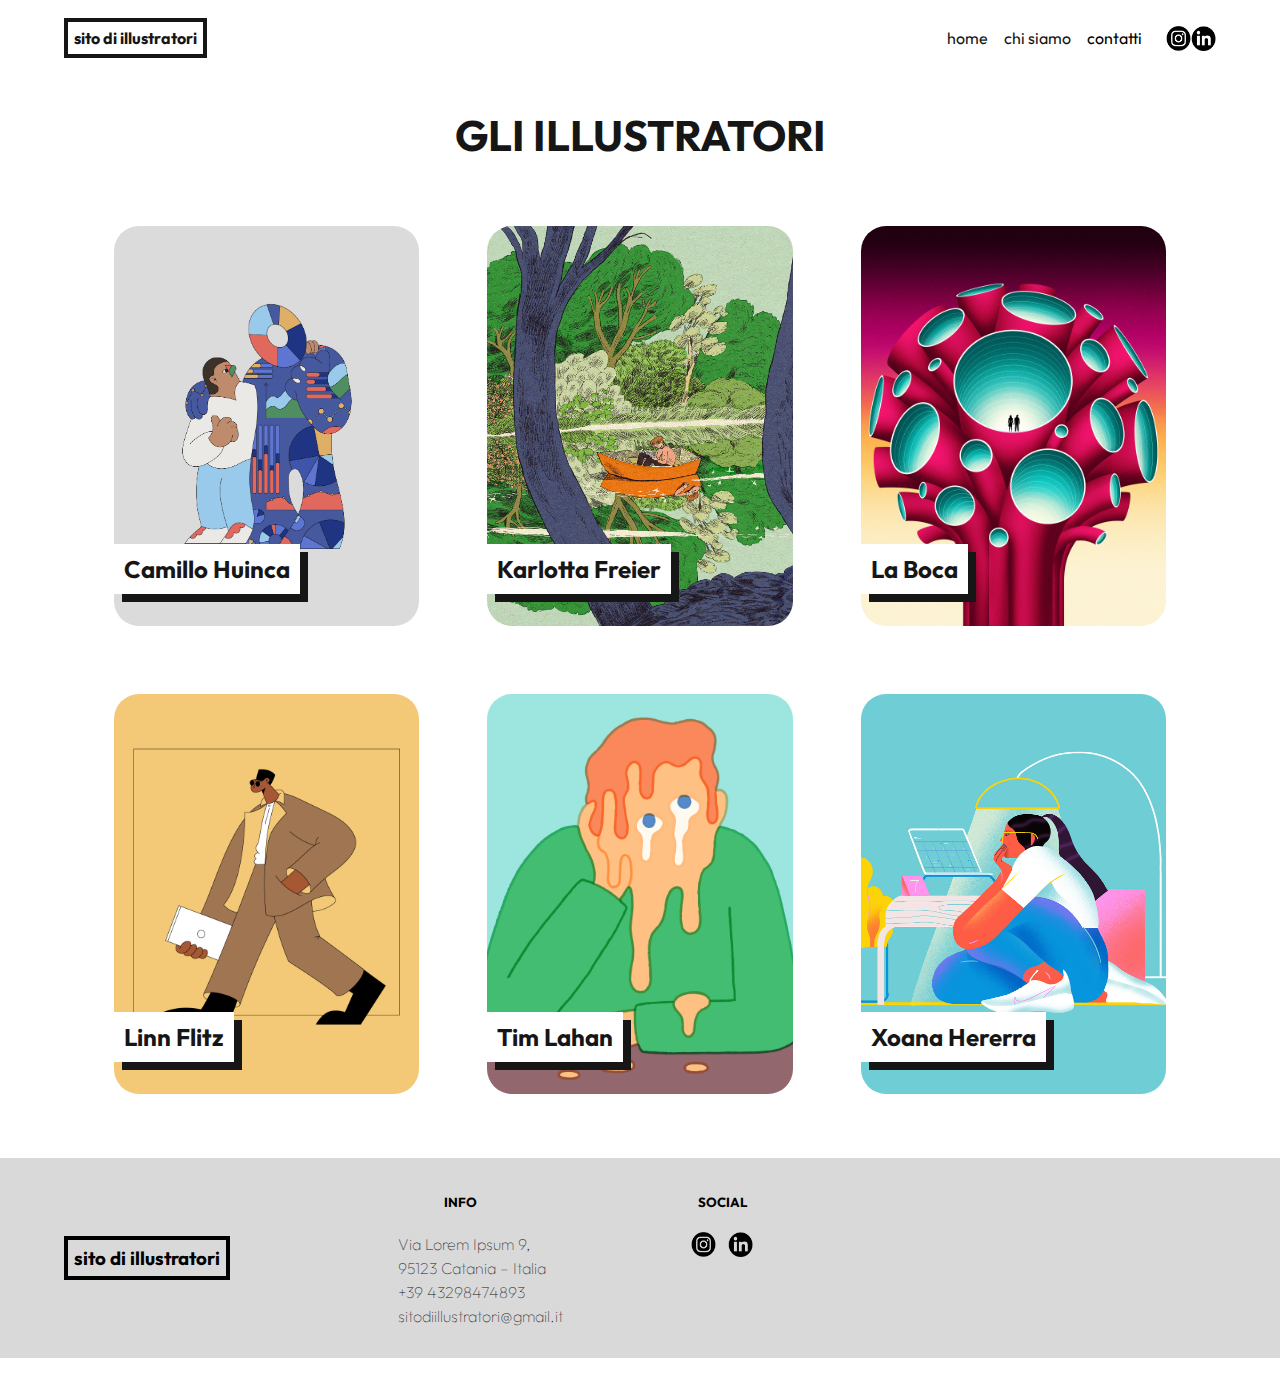
<file: index.html>
<!DOCTYPE html>
<html lang="en">
<head>
    <meta charset="UTF-8">
    <meta http-equiv="X-UA-Compatible" content="IE=edge">
    <meta name="viewport" content="width=device-width, initial-scale=1.0">
    <title>home</title>
    <link rel="stylesheet" href="css/stile2.css">
    <link rel="preconnect" href="https://fonts.googleapis.com">
    <link rel="preconnect" href="https://fonts.gstatic.com" crossorigin>
    <link href="https://fonts.googleapis.com/css2?family=Outfit:wght@100;200;400;500;600;700&display=swap" rel="stylesheet">
</head>
<body>
 <header>
    <p><a href="index.html">sito di illustratori</a></p>
 <section>
    <section class="menù">
        <ul>
            <li><a href="index.html">home</a></li>
            <li><a href="chi siamo.html">chi siamo</a></li>
            <li>contatti</li>
        </ul>
    </section>

    <section class="social">
        <a href="https://www.instagram.com"><img src="./illustratori/instagram.png" alt="ig" width="25px" height="25px";></a>
        <a href="https://it.linkedin.com"><img src="./illustratori/linkedin.png" alt="in" width="25px" height="25px";></a> 
    </section>
 </section>
    
    
 </header> 
 
 <nav>
     <h1>GLI ILLUSTRATORI</h1>
 </nav>
 
 <main>
    <div class="grid">
        <div class="card" style="background-image: url('./illustratori/AP_Camilo_Huinca_The-Atlantic-03_2x.png');"> 
            <h2><a href="camillo huinca.html">Camillo Huinca</a></h2>
        </div>
        <div class="card" style="background-image: url(./illustratori/AP_Karlotta_Freier_Nytimes1_2x.jpg);">
            <h2> <a href="karlotta freier.html">Karlotta Freier</a></h2>
        </div>
        <div class="card" style="background-image: url(./illustratori/AP_La_Boca_DNA_main_2x.jpg);">
            <h2><a href="la boca.html">La Boca</a></h2>
        </div>
       <div class="card" style="background-image: url(./illustratori/AP_Linn_Fritz_Dude_2x.jpg);">
             <h2><a href="linn flitz.html">Linn Flitz</a></h2>
       </div>
       <div class="card" style="background-image: url(./illustratori/AP_Tim_Lahan_NYT_2x.png);">
         <h2><a href="tim lahan.html">Tim Lahan</a></h2>
       </div>
       <div class="card" style="background-image: url(./illustratori/AP_Xoana_Herrera_Take-Your-Recovery-Down-a-Notch_Middle_Color_01_2x.jpg);">
         <h2><a href="xoana herrera.html">Xoana Hererra</a></h2>
       </div>
    </div>
 
 </main>

 <footer>
    <h3>sito di illustratori</h3>
    <section class="componenti">
        <section class="info">
            <h5>INFO</h5>
            <ul>
                <li>Via Lorem Ipsum 9,</li>
                <li>95123 Catania – Italia</li>
                <li>+39 43298474893</li>
                <li>sitodiillustratori@gmail.it</li>   
            </ul>    
        </section>
        <section class="media">
            <h5>SOCIAL</h5>
            <section>
                <a href="https://www.instagram.com"><img src="./illustratori/instagram.png" alt="ig" width="25px" height="25px";></a>
                <a href="https://it.linkedin.com"><img src="./illustratori/linkedin.png" alt="in" width="25px" height="25px";></a>
            </section>    
        </section>
    </section>
    
    
   
   
 </footer>
</body>
</html>
</file>
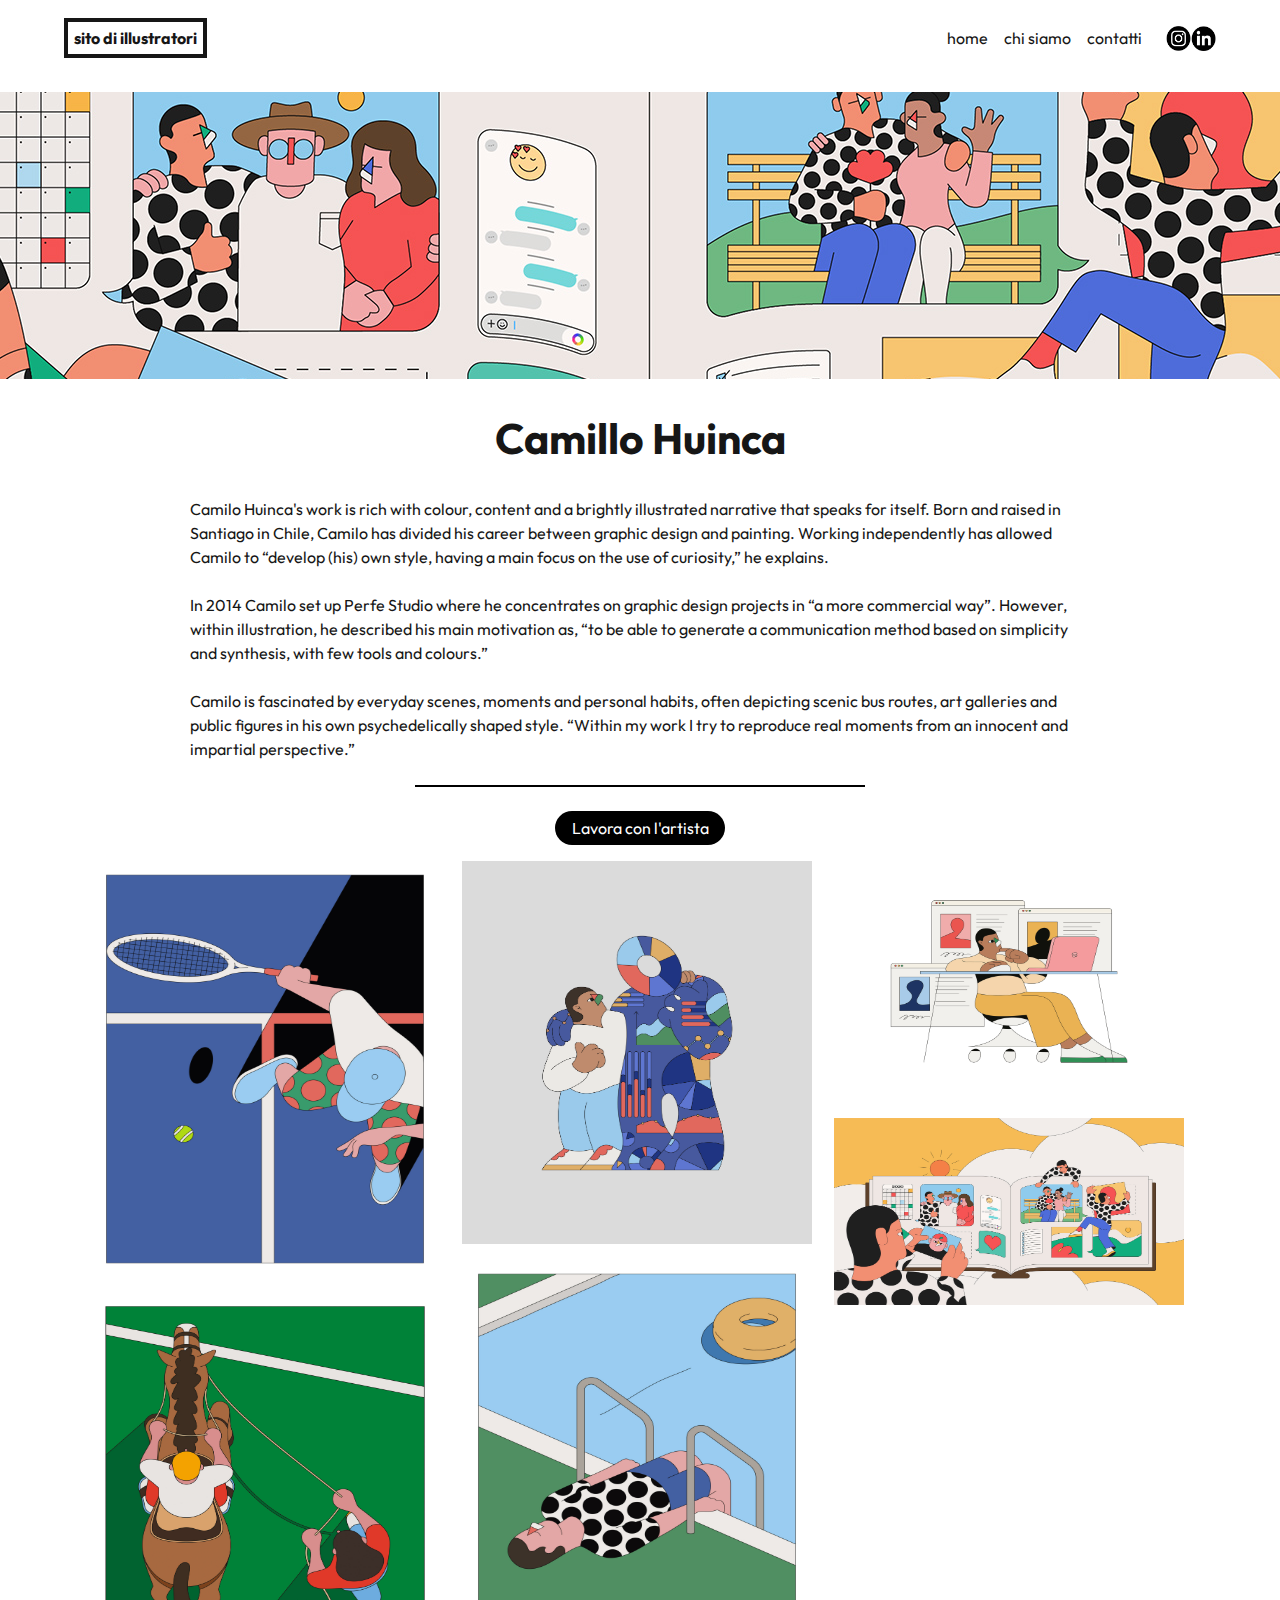
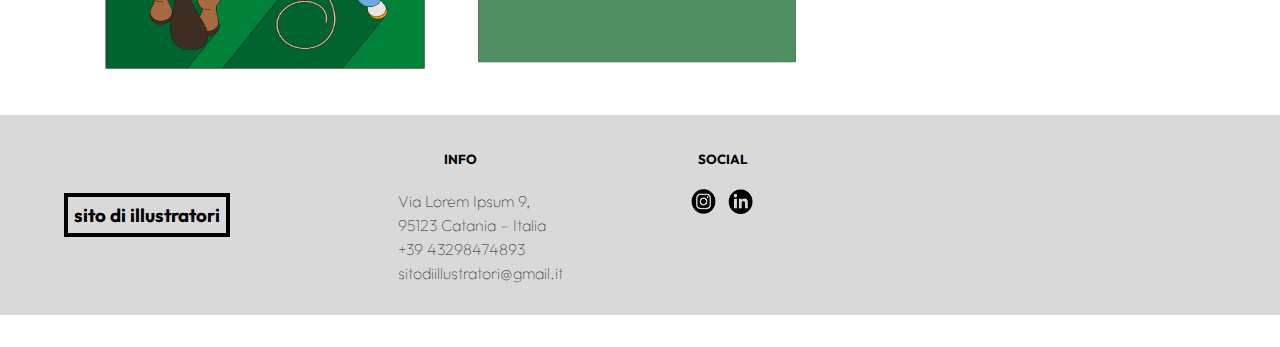
<file: camillo huinca.html>
<!DOCTYPE html>
<html lang="en">
<head>
    <meta charset="UTF-8">
    <meta http-equiv="X-UA-Compatible" content="IE=edge">
    <meta name="viewport" content="width=, initial-scale=1.0">
    <title>Camillo Huinca</title>
    <link rel="stylesheet" href="css/stile2.css">
    <link rel="preconnect" href="https://fonts.googleapis.com">
    <link rel="preconnect" href="https://fonts.gstatic.com" crossorigin>
    <link href="https://fonts.googleapis.com/css2?family=Outfit:wght@100;200;400;500;600;700&display=swap" rel="stylesheet">
</head>
<body>
    <header>
        <p><a href="index.html">sito di illustratori</a></p>
        <section>
           <section class="menù">
               <ul>
                   <li><a href="index.html">home</a></li>
                   <li><a href="chi siamo.html">chi siamo</a></li>
                   <li><a href="">contatti</a></li>
               </ul>
           </section>
       
           <section class="social">
              <a href="https://www.instagram.com"><img src="./illustratori/instagram.png" alt="ig" width="25px" height="25px";></a>
              <a href="https://it.linkedin.com"><img src="./illustratori/linkedin.png" alt="in" width="25px" height="25px";></a>
           </section>
        </section>
    </header>
    
    <nav>
        <img src="./illustratori/AP_Camilo_Huinca_social-well_2x.jpg" alt="hero img";>
    </nav>

    <main>
        <h1> Camillo Huinca</h1>

        <p> Camilo Huinca's work is rich with colour, content and a brightly illustrated narrative that speaks for itself. Born and raised in Santiago in Chile, Camilo has divided his career between graphic design and painting. Working independently has allowed Camilo to “develop (his) own style, having a main focus on the use of curiosity,” he explains. </p>
        <p> In 2014 Camilo set up Perfe Studio where he concentrates on graphic design projects in “a more commercial way”. However, within illustration, he described his main motivation as, “to be able to generate a communication method based on simplicity and synthesis, with few tools and colours.”  </p>
        <p> Camilo is fascinated by everyday scenes, moments and personal habits, often depicting scenic bus routes, art galleries and public figures in his own psychedelically shaped style. “Within my work I try to reproduce real moments from an innocent and impartial perspective.” </p>

        <span class="linea"></span>

        <p class="testo"> Lavora con l'artista</p>
        
        <div class="contenitore">
         <img src="./illustratori/AP_Camilo_Huinca_Match-Point_2x-scaled.jpg" alt="img3" width="350px" height="416,32px">
         <img src="./illustratori/AP_Camilo_Huinca_THE-NEW-YORKER_2x-scaled.jpg" alt="img1" width="350px" height="390px">
         <img src="./illustratori/AP_Camilo_Huinca_The-Atlantic-03_2x.png" alt="img3" width="350px" height="383,58px">
         <img src="./illustratori/AP_Camilo_Huinca_Tired-Swimmer_2x-scaled.jpg" alt="img2" width="350px" height="416,22px">
         <img src="./illustratori/AP_Camilo_Huinca_LALL_2_2x.jpg" alt="img1" width="350px" height="241px">  
         <img src="./illustratori/AP_Camilo_Huinca_social-well_2x.jpg" alt="img2" width="350px" height="187,68px">  
        </div>
        
    </main>

    

    <footer>
        <h3>sito di illustratori</h3>
        <section class="componenti">
            <section class="info">
                <h5>INFO</h5>
                <ul>
                    <li>Via Lorem Ipsum 9,</li>
                    <li>95123 Catania – Italia</li>
                    <li>+39 43298474893</li>
                    <li>sitodiillustratori@gmail.it</li>   
                </ul>    
            </section>
            <section class="media">
                <h5>SOCIAL</h5>
                <section>
                    <a href="https://www.instagram.com"><img src="./illustratori/instagram.png" alt="ig" width="25px" height="25px";></a>
                    <a href="https://it.linkedin.com"><img src="./illustratori/linkedin.png" alt="in" width="25px" height="25px";></a>
                </section>    
            </section>
    </footer>
</body>
</html>
</file>
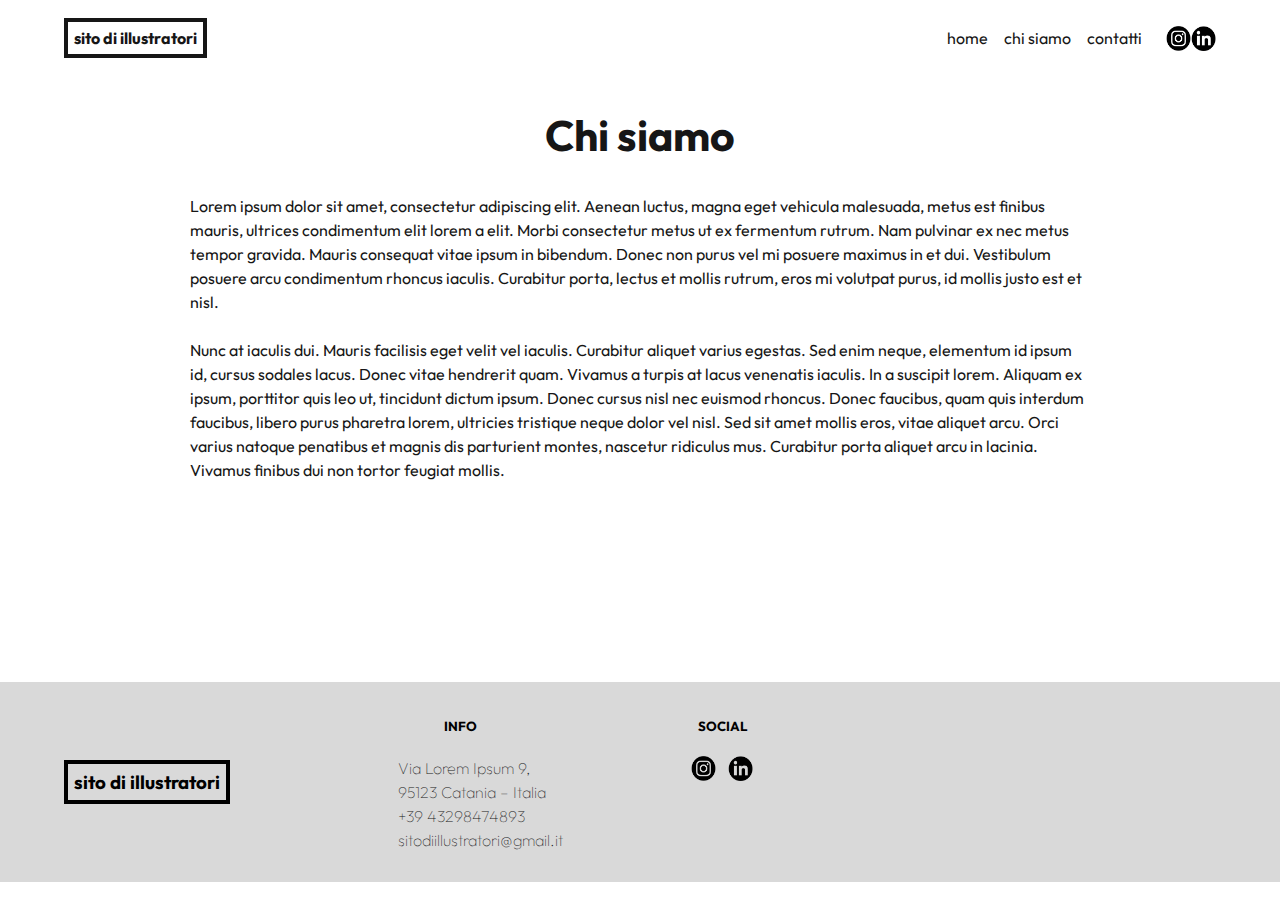
<file: chi siamo.html>
<!DOCTYPE html>
<html lang="en">
<head>
    <meta charset="UTF-8">
    <meta http-equiv="X-UA-Compatible" content="IE=edge">
    <meta name="viewport" content="width=, initial-scale=1.0">
    <title>Chi siamo</title>
    <link rel="stylesheet" href="css/stile2.css">
    <link rel="preconnect" href="https://fonts.googleapis.com">
    <link rel="preconnect" href="https://fonts.gstatic.com" crossorigin>
    <link href="https://fonts.googleapis.com/css2?family=Outfit:wght@100;200;400;500;600;700&display=swap" rel="stylesheet">
</head>
<body>
    <header>
        <p><a href="index.html">sito di illustratori</a></p>
        <section>
           <section class="menù">
               <ul>
                   <li><a href="index.html">home</a></li>
                   <li><a href="chi siamo.html">chi siamo</a></li>
                   <li><a href="">contatti</a></li>
               </ul>
           </section>
       
           <section class="social">
              <a href="https://www.instagram.com"><img src="./illustratori/instagram.png" alt="ig" width="25px" height="25px";></a>
              <a href="https://it.linkedin.com"><img src="./illustratori/linkedin.png" alt="in" width="25px" height="25px";></a>
           </section>
        </section>
    </header>

    <main>
        <h1> Chi siamo</h1>
        <p> 
            Lorem ipsum dolor sit amet, consectetur adipiscing elit. Aenean luctus, magna eget vehicula malesuada, metus est finibus mauris, ultrices condimentum elit lorem a elit. Morbi consectetur metus ut ex fermentum rutrum. Nam pulvinar ex nec metus tempor gravida. Mauris consequat vitae ipsum in bibendum. Donec non purus vel mi posuere maximus in et dui. Vestibulum posuere arcu condimentum rhoncus iaculis. Curabitur porta, lectus et mollis rutrum, eros mi volutpat purus, id mollis justo est et nisl. </p>
        <p class="spazio"> Nunc at iaculis dui. Mauris facilisis eget velit vel iaculis. Curabitur aliquet varius egestas. Sed enim neque, elementum id ipsum id, cursus sodales lacus. Donec vitae hendrerit quam. Vivamus a turpis at lacus venenatis iaculis. In a suscipit lorem. Aliquam ex ipsum, porttitor quis leo ut, tincidunt dictum ipsum. Donec cursus nisl nec euismod rhoncus. Donec faucibus, quam quis interdum faucibus, libero purus pharetra lorem, ultricies tristique neque dolor vel nisl. Sed sit amet mollis eros, vitae aliquet arcu. Orci varius natoque penatibus et magnis dis parturient montes, nascetur ridiculus mus. Curabitur porta aliquet arcu in lacinia. Vivamus finibus dui non tortor feugiat mollis.</p>
    </main>

    <footer class="footer2">
        <h3>sito di illustratori</h3>
        <section class="componenti">
            <section class="info">
                <h5>INFO</h5>
                <ul>
                    <li>Via Lorem Ipsum 9,</li>
                    <li>95123 Catania – Italia</li>
                    <li>+39 43298474893</li>
                    <li>sitodiillustratori@gmail.it</li>   
                </ul>    
            </section>
            <section class="media">
                <h5>SOCIAL</h5>
                <section>
                    <a href="https://www.instagram.com"><img src="./illustratori/instagram.png" alt="ig" width="25px" height="25px";></a>
                    <a href="https://it.linkedin.com"><img src="./illustratori/linkedin.png" alt="in" width="25px" height="25px";></a>
                </section>    
            </section>
    </footer>
</file>
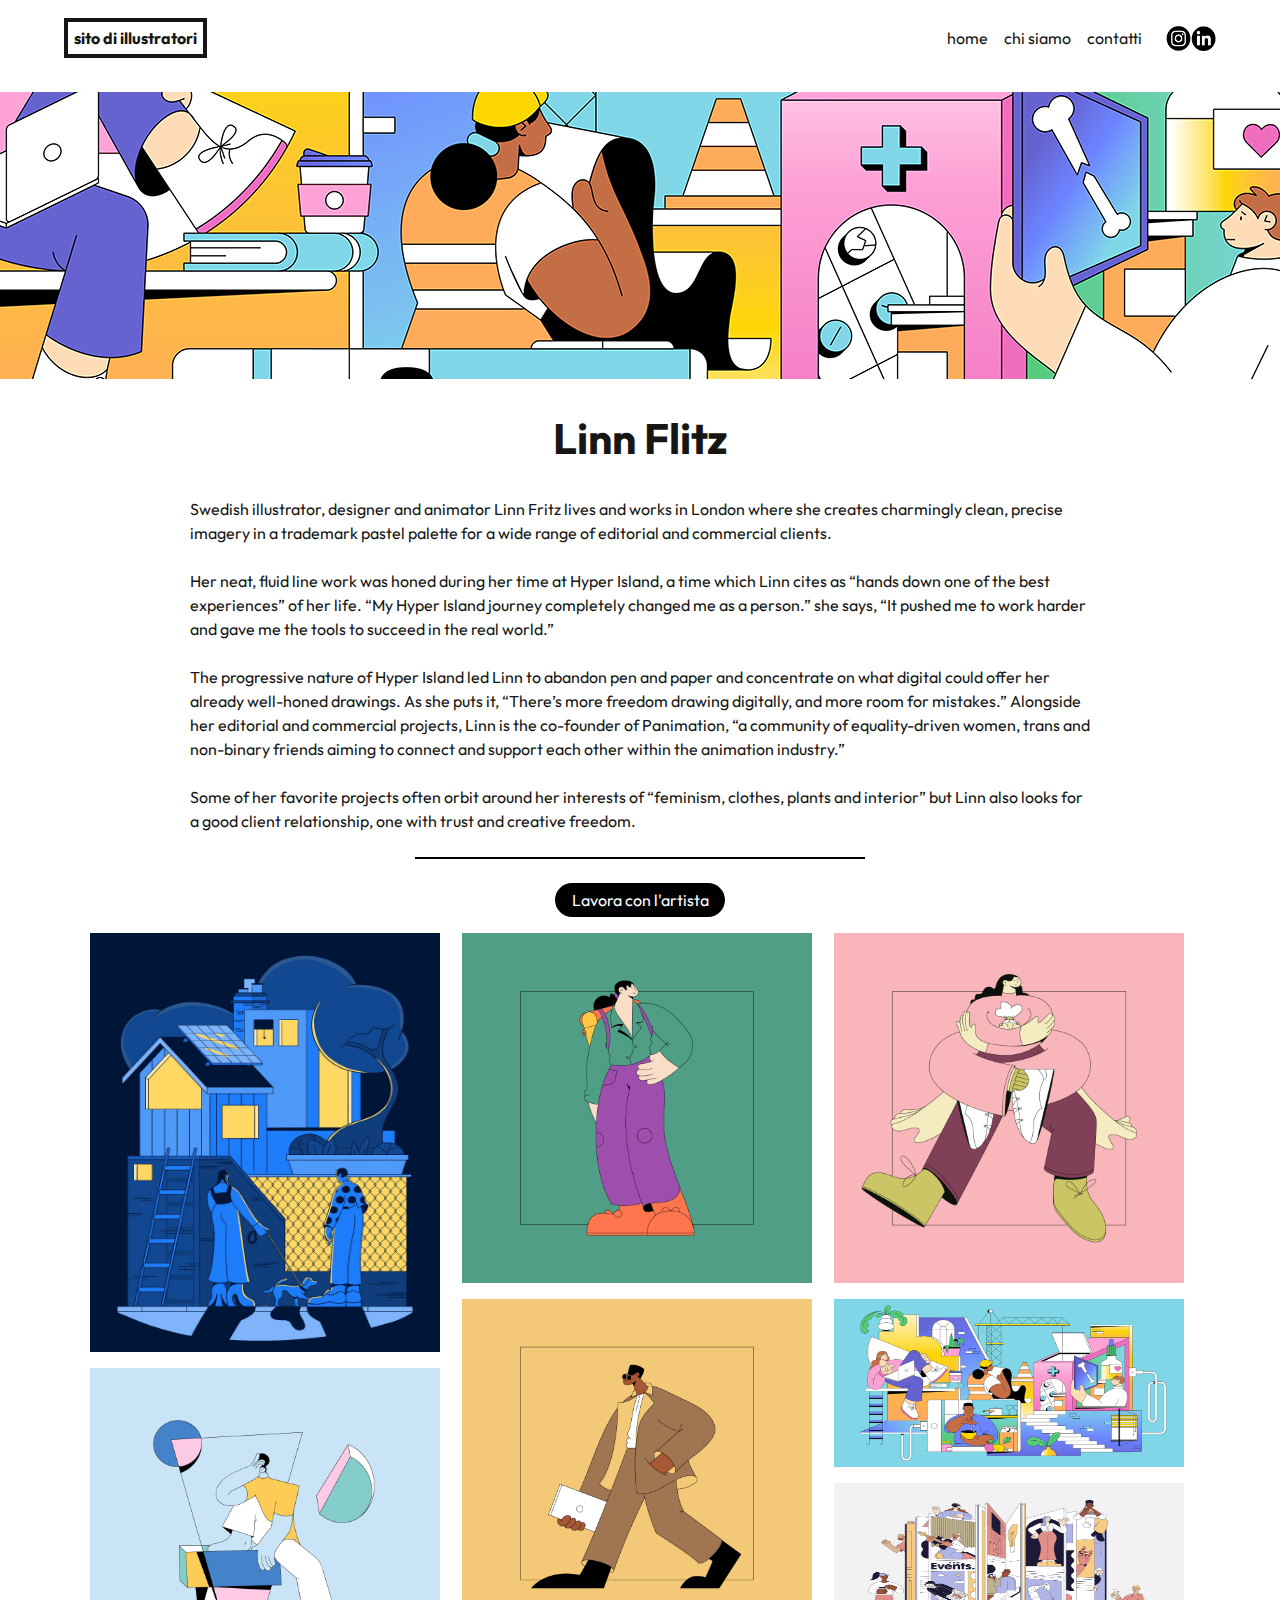
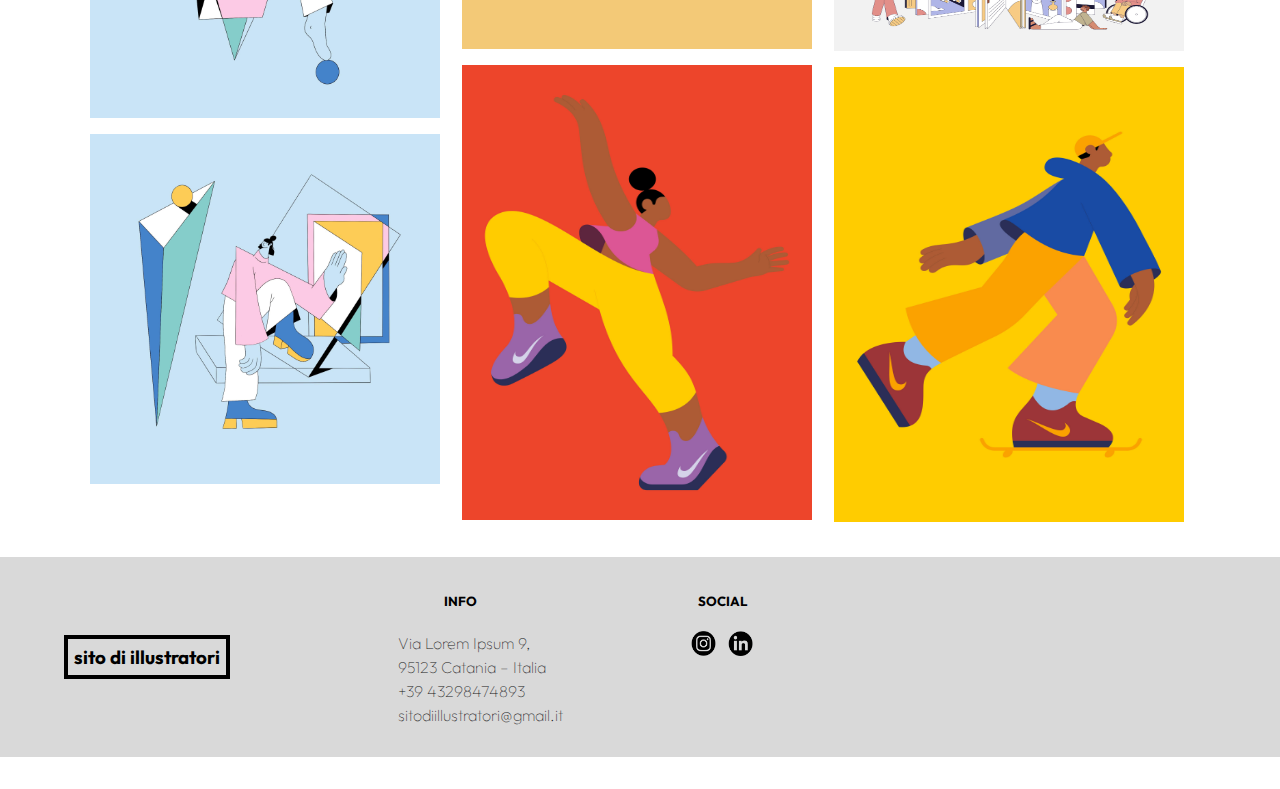
<file: linn flitz.html>
<!DOCTYPE html>
<html lang="en">
<head>
    <meta charset="UTF-8">
    <meta http-equiv="X-UA-Compatible" content="IE=edge">
    <meta name="viewport" content="width=, initial-scale=1.0">
    <title>Limm Flitz</title>
    <link rel="stylesheet" href="css/stile2.css">
    <link rel="preconnect" href="https://fonts.googleapis.com">
    <link rel="preconnect" href="https://fonts.gstatic.com" crossorigin>
    <link href="https://fonts.googleapis.com/css2?family=Outfit:wght@100;200;400;500;600;700&display=swap" rel="stylesheet">
</head>
<body>
    <header>
        <p><a href="index.html">sito di illustratori</a></p>
        <section>
           <section class="menù">
               <ul>
                   <li><a href="index.html">home</a></li>
                   <li><a href="chi siamo.html">chi siamo</a></li>
                   <li><a href="">contatti</a></li>
               </ul>
           </section>
       
           <section class="social">
              <a href="https://www.instagram.com"><img src="./illustratori/instagram.png" alt="ig" width="25px" height="25px";></a>
              <a href="https://it.linkedin.com"><img src="./illustratori/linkedin.png" alt="in" width="25px" height="25px";></a>
        </section>
    </header>
    
    <nav>
        <img src="./illustratori/AP_Linn_Fritz_MadeToFlourish_2x.jpg" alt="hero img";>
    </nav>

    <main>
        <h1> Linn Flitz</h1>

        <p> Swedish illustrator, designer and animator Linn Fritz lives and works in London where she creates charmingly clean, precise imagery in a trademark pastel palette for a wide range of editorial and commercial clients.</p>
        <p> Her neat, fluid line work was honed during her time at Hyper Island, a time which Linn cites as “hands down one of the best experiences” of her life. “My Hyper Island journey completely changed me as a person.” she says, “It pushed me to work harder and gave me the tools to succeed in the real world.”</p>
        <p> The progressive nature of Hyper Island led Linn to abandon pen and paper and concentrate on what digital could offer her already well-honed drawings. As she puts it, “There’s more freedom drawing digitally, and more room for mistakes.” Alongside her editorial and commercial projects, Linn is the co-founder of Panimation, “a community of equality-driven women, trans and non-binary friends aiming to connect and support each other within the animation industry.” </p>
        <p>Some of her favorite projects often orbit around her interests of “feminism, clothes, plants and interior” but Linn also looks for a good client relationship, one with trust and creative freedom.</p>

        <span class="linea"></span>

        <p class="testo"> Lavora con l'artista</p>
        
        <div class="contenitore">
                <img src="./illustratori/AP_Linn_Fritz_Feeling-Blue_2x.jpg" alt="img3" width="350px" height="419px">
                <img src="./illustratori/AP_Linn_Fritz_Blue03_2x.jpg" alt="img3" width="350px" height="350px">
                <img src="./illustratori/AP_Linn_Fritz_Blue01_2x.jpg" alt="img3" width="350px" height="350px">
                <img src="./illustratori/AP_Linn_Fritz_HIKEGREEN_2x.jpg" alt="img1" width="350px" height="350">
                <img src="./illustratori/AP_Linn_Fritz_Dude_2x.jpg" alt="img1" width="350px" height="350">
                <img src="./illustratori/AP_Linn_Fritz_North_Live_LF2_2x-scaled.jpg" alt="img3" width="350px" height="455,5px">
                <img src="./illustratori/AP_Linn_Fritz_HUG_2x.jpg" alt="img1" width="350px" height="350">
                <img src="./illustratori/AP_Linn_Fritz_MadeToFlourish_2x.jpg" alt="img3" width="350px" height="168,7px">
                <img src="./illustratori/AP_Linn_Fritz_Wired_01_2x.jpg" alt="img2" width="350px" height="168,7px">
                <img src="./illustratori/AP_Linn_Fritz_North_Live_LF3_2x-scaled.jpg" alt="img3" width="350px" height="455,5px">
        </div>
        
    </main>

    

    <footer>
        <h3>sito di illustratori</h3>
        <section class="componenti">
            <section class="info">
                <h5>INFO</h5>
                <ul>
                    <li>Via Lorem Ipsum 9,</li>
                    <li>95123 Catania – Italia</li>
                    <li>+39 43298474893</li>
                    <li>sitodiillustratori@gmail.it</li>   
                </ul>    
            </section>
            <section class="media">
                <h5>SOCIAL</h5>
                <section>
                    <a href="https://www.instagram.com"><img src="./illustratori/instagram.png" alt="ig" width="25px" height="25px";></a>
                    <a href="https://it.linkedin.com"><img src="./illustratori/linkedin.png" alt="in" width="25px" height="25px";></a>
                </section>    
            </section>
    </footer>
</body>
</html>
</file>
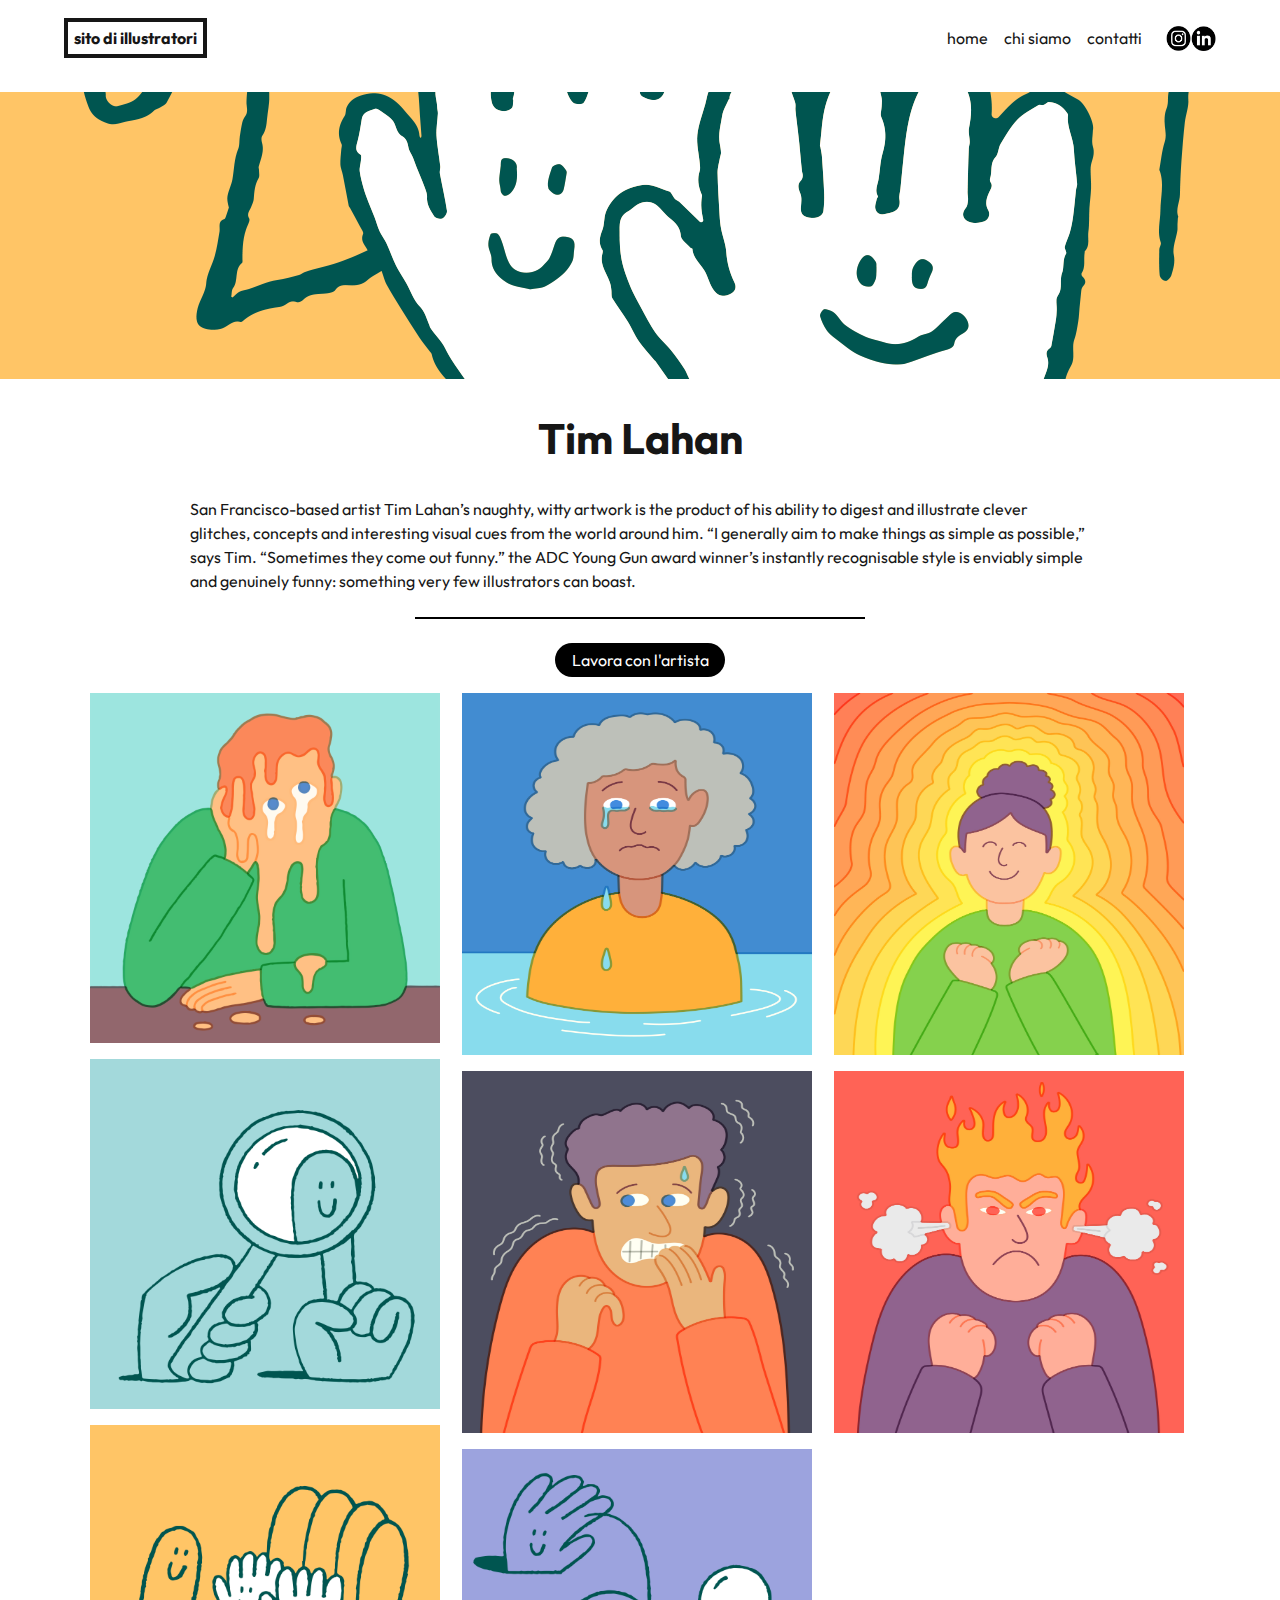
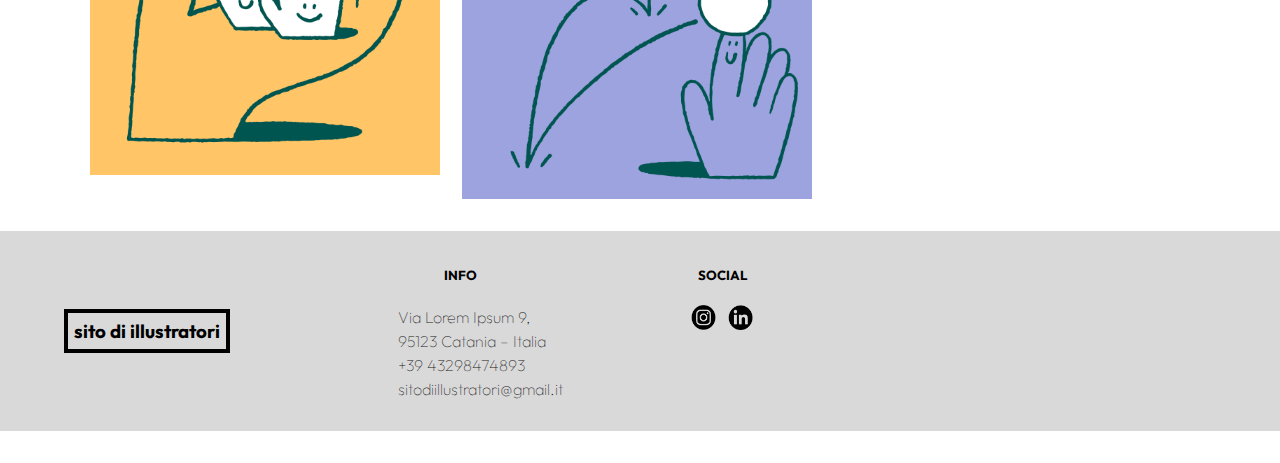
<file: tim lahan.html>
<!DOCTYPE html>
<html lang="en">
<head>
    <meta charset="UTF-8">
    <meta http-equiv="X-UA-Compatible" content="IE=edge">
    <meta name="viewport" content="width=, initial-scale=1.0">
    <title>Tim Lahan</title>
    <link rel="stylesheet" href="css/stile2.css">
    <link rel="preconnect" href="https://fonts.googleapis.com">
    <link rel="preconnect" href="https://fonts.gstatic.com" crossorigin>
    <link href="https://fonts.googleapis.com/css2?family=Outfit:wght@100;200;400;500;600;700&display=swap" rel="stylesheet">
</head>
<body>
    <header>
        <p><a href="index.html">sito di illustratori</a></p>
        <section>
           <section class="menù">
               <ul>
                   <li><a href="index.html">home</a></li>
                   <li><a href="chi siamo.html">chi siamo</a></li>
                   <li><a href="">contatti</a></li>
               </ul>
           </section>
       
           <section class="social">
               <a href="https://www.instagram.com"><img src="./illustratori/instagram.png" alt="ig" width="25px" height="25px";></a>
               <a href="https://it.linkedin.com"><img src="./illustratori/linkedin.png" alt="in" width="25px" height="25px";></a>
           </section>
        </section>
    </header>
    
    <nav>
        <img src="./illustratori/AP_Tim_Lahan_ONEMEDICAL_1_2x.png" alt="hero img";>
    </nav>

    <main>
        <h1> Tim Lahan</h1>

        <p> San Francisco-based artist Tim Lahan’s naughty, witty artwork is the product of his ability to digest and illustrate clever glitches, concepts and interesting visual cues from the world around him. “I generally aim to make things as simple as possible,” says Tim. “Sometimes they come out funny.”  the ADC Young Gun award winner’s instantly recognisable style is enviably simple and genuinely funny: something very few illustrators can boast. </p>

        <span class="linea"></span>

        <p class="testo"> Lavora con l'artista</p>
        
        <div class="contenitore">
                <img src="./illustratori/AP_Tim_Lahan_NYT_2x.png" alt="img3" width="350px" height="350x">
                <img src="./illustratori/AP_Tim_Lahan_ONEMEDICAL_2_2x.png" alt="img2" width="350px" height="350px">
                <img src="./illustratori/AP_Tim_Lahan_ONEMEDICAL_1_2x.png" alt="img1" width="350px" height="350px">
                <img src="./illustratori/AP_Tim_Lahan_emotions_1_2x.png" alt="img3" width="350px" height="362px">
                <img src="./illustratori/AP_Tim_Lahan_emotions_2_2x.jpg" alt="img2" width="350px" height="362px">
                <img src="./illustratori/AP_Tim_Lahan_ONEMEDICAL_3_2x.png" alt="img2" width="350px" height="350px">
                <img src="./illustratori/AP_Tim_Lahan_emotions_3_2x.jpg" alt="img1" width="350px" height="362px">
                <img src="./illustratori/AP_Tim_Lahan_emotions_4_2x.jpg" alt="img1" width="350px" height="362px">
        </div>
        
    </main>

    

    <footer>
        <h3>sito di illustratori</h3>
        <section class="componenti">
            <section class="info">
                <h5>INFO</h5>
                <ul>
                    <li>Via Lorem Ipsum 9,</li>
                    <li>95123 Catania – Italia</li>
                    <li>+39 43298474893</li>
                    <li>sitodiillustratori@gmail.it</li>   
                </ul>    
            </section>
            <section class="media">
                <h5>SOCIAL</h5>
                <section>
                    <a href="https://www.instagram.com"><img src="./illustratori/instagram.png" alt="ig" width="25px" height="25px";></a>
                    <a href="https://it.linkedin.com"><img src="./illustratori/linkedin.png" alt="in" width="25px" height="25px";></a>
                </section>    
            </section>
    </footer>
</body>
</html>
</file>
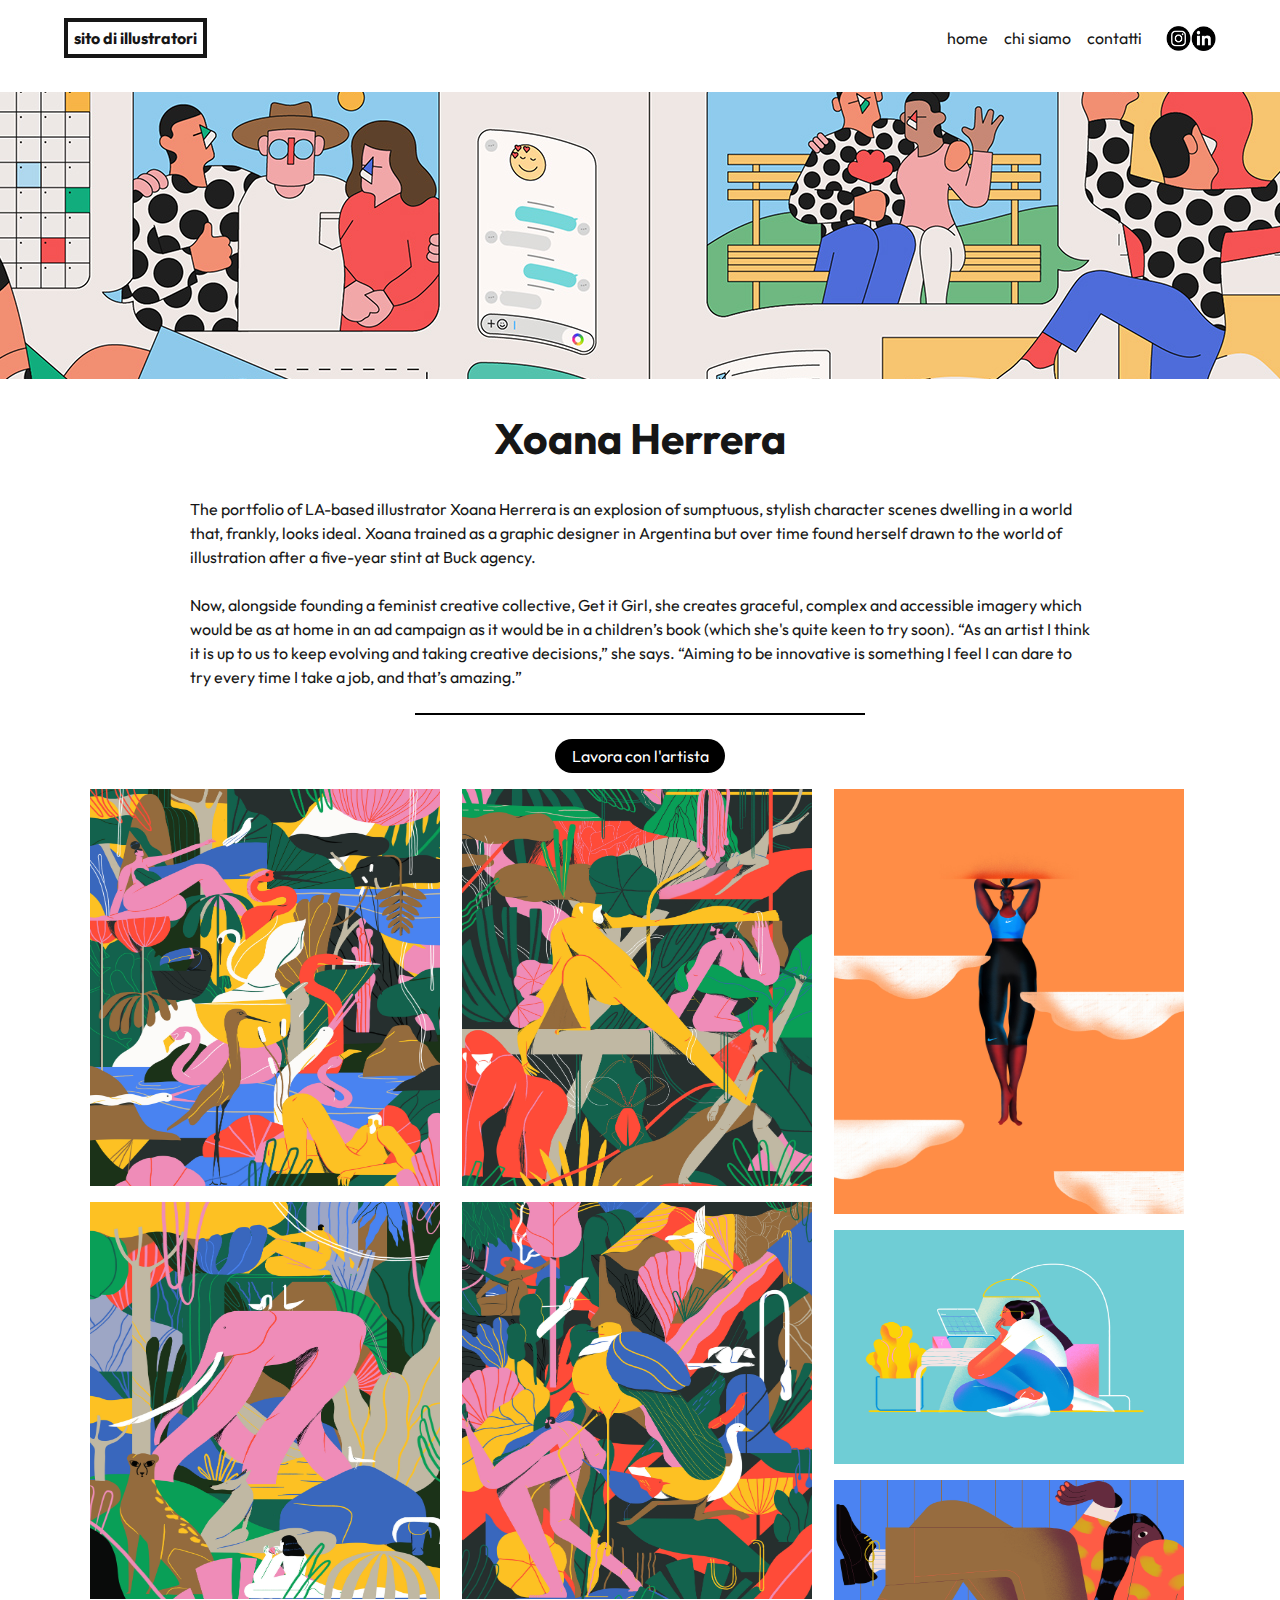
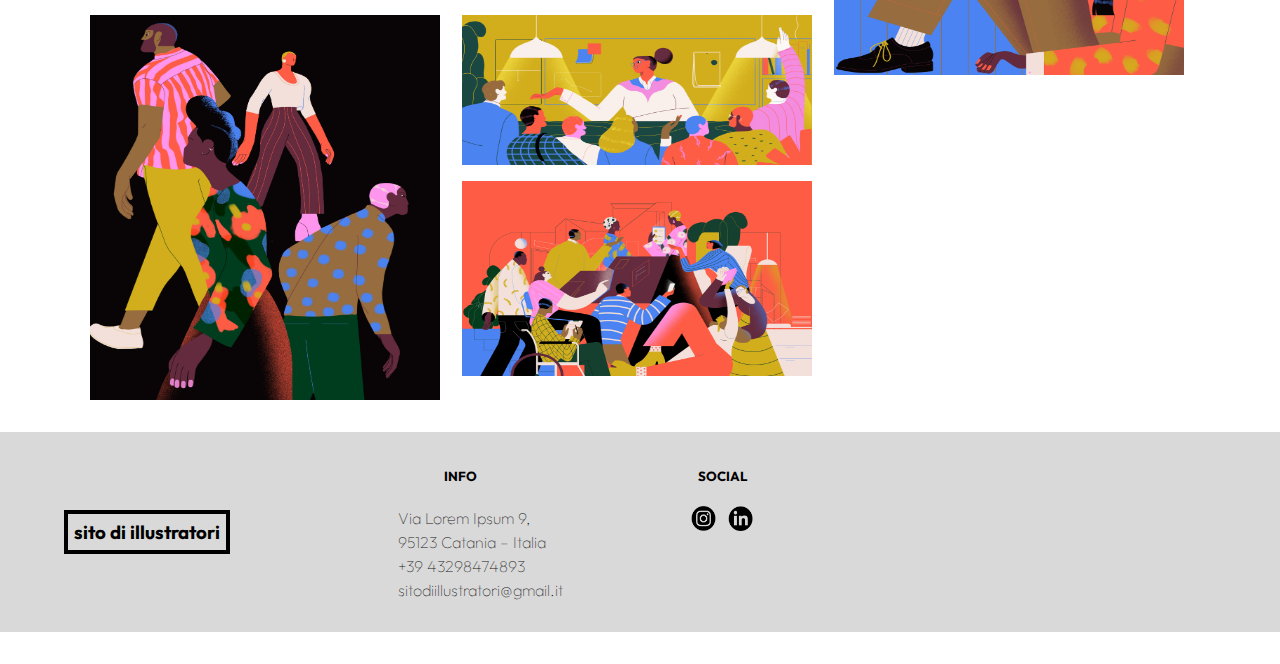
<file: xoana herrera.html>
<!DOCTYPE html>
<html lang="en">
<head>
    <meta charset="UTF-8">
    <meta http-equiv="X-UA-Compatible" content="IE=edge">
    <meta name="viewport" content="width=, initial-scale=1.0">
    <title>Xoana Herrera</title>
    <link rel="stylesheet" href="css/stile2.css">
    <link rel="preconnect" href="https://fonts.googleapis.com">
    <link rel="preconnect" href="https://fonts.gstatic.com" crossorigin>
    <link href="https://fonts.googleapis.com/css2?family=Outfit:wght@100;200;400;500;600;700&display=swap" rel="stylesheet">
</head>
<body>
    <header>
        <p><a href="index.html">sito di illustratori</a></p>
        <section>
           <section class="menù">
               <ul>
                   <li><a href="index.html">home</a></li>
                   <li><a href="chi siamo.html">chi siamo</a></li>
                   <li><a href="">contatti</a></li>
               </ul>
           </section>
       
           <section class="social">
                <a href="https://www.instagram.com"><img src="./illustratori/instagram.png" alt="ig" width="25px" height="25px";></a>
                <a href="https://it.linkedin.com"><img src="./illustratori/linkedin.png" alt="in" width="25px" height="25px";></a>
           </section>
        </section>
    </header>
    
    <nav>
        <img src="./illustratori/AP_Camilo_Huinca_social-well_2x.jpg" alt="hero img";>
    </nav>

    <main>
        <h1>Xoana Herrera</h1>

        <p>The portfolio of LA-based illustrator Xoana Herrera is an explosion of sumptuous, stylish character scenes dwelling in a world that, frankly, looks ideal. Xoana trained as a graphic designer in Argentina but over time found herself drawn to the world of illustration after a five-year stint at Buck agency. </p>
        <p>Now, alongside founding a feminist creative collective, Get it Girl, she creates graceful, complex and accessible imagery which would be as at home in an ad campaign as it would be in a children’s book (which she's quite keen to try soon). “As an artist I think it is up to us to keep evolving and taking creative decisions,” she says. “Aiming to be innovative is something I feel I can dare to try every time I take a job, and that’s amazing.” </p>

        <span class="linea"></span>

        <p class="testo"> Lavora con l'artista</p>
        
        <div class="contenitore">
                <img src="./illustratori/AP_Xoana_Herrera_Aves_2x-scaled.jpg" alt="img3" width="350px" height="397,8px">
                <img src="./illustratori/AP_Xoana_Herrera_Elefante_2x-1-scaled.jpg" alt="img1" width="350px" height="397,8px">
                <img src="./illustratori/AP_Xoana_Herrera_GCR_1_2x-scaled.jpg" alt="img4" width="350px" height="385px">
                <img src="./illustratori/AP_Xoana_Herrera_Mono_2x-scaled.jpg" alt="img3" width="350px" height="397,8px">
                <img src="./illustratori/AP_Xoana_Herrera_Pajaro_2x-scaled.jpg" alt="img2" width="350px" height="397,8px">
                <img src="./illustratori/AP_Xoana_Herrera_Spot1_2x.jpg" alt="img3" width="350px" height="150px">
                <img src="./illustratori/AP_Xoana_Herrera_GCR_9_2x.jpg" alt="img1" width="350px" height="195px">
                <img src="./illustratori/AP_Xoana_Herrera_Nike_2x-scaled.jpg" alt="img2" width="350px" height="425,8px">
                <img src="./illustratori/AP_Xoana_Herrera_Take-Your-Recovery-Down-a-Notch_Middle_Color_01_2x.jpg" alt="img3" width="350px" height="234px">
                <img src="./illustratori/AP_Xoana_Herrera_GCR_4_2x.jpg" alt="img3" width="350px" height="195px">  
        </div>
        
    </main>

    

    <footer>
        <h3>sito di illustratori</h3>
        <section class="componenti">
            <section class="info">
                <h5>INFO</h5>
                <ul>
                    <li>Via Lorem Ipsum 9,</li>
                    <li>95123 Catania – Italia</li>
                    <li>+39 43298474893</li>
                    <li>sitodiillustratori@gmail.it</li>   
                </ul>    
            </section>
            <section class="media">
                <h5>SOCIAL</h5>
                <section>
                    <a href="https://www.instagram.com"><img src="./illustratori/instagram.png" alt="ig" width="25px" height="25px";></a>
                    <a href="https://it.linkedin.com"><img src="./illustratori/linkedin.png" alt="in" width="25px" height="25px";></a>
                </section>    
            </section>
    </footer>
</body>
</html>
</file>
<file: css/stile2.css>
body {
    background-color: #fff;
    font-family: 'Outfit', sans-serif;
    align-items: center;
    margin: 0; 

}

header, footer {
    margin: auto; 
}

img {
    max-width: 100%; 
    display: block;
}

header {
    display: flex;
    padding: 12px 64px;
    align-items: center;
    justify-content: space-between;
    white-space: nowrap;
}

header p a {
    font-size: 16px;
    font-weight: bold;
    border-style: solid;
    border-width: 4px;
    padding: 6px;  
}

main {
    max-width: 1100px;
    margin: auto;
}

header section {
    display: flex;
    align-items: center;
}

.menù ul {
    font-size: 16px;
    display: flex;
    list-style-type: none;
    gap: 16px;
    margin: 0 24px 0 0; 
} 

.menù ul li:hover {
    text-decoration: underline;
}

header a {
    font: 16px;
    text-decoration: none;
    color: #161616
}

nav h1 {
    color: #161616;
    margin: 32px 0 ;
    text-align: center;
    font-size: 32pt;
}

.grid {
    margin: 40px auto;
    display: grid;
    grid-template-columns: repeat(auto-fit, minmax(350px, 1fr));
    gap: 20px;
}

.card {
    min-height: 400px;
    position: relative;
    background-size: cover;
    background-position: center; 
    border-radius: 25px;
    margin: 24px;
}

.card h2 a{
    color: #161616;
    font-size: 24px;
    align-items: center;
    overflow: hidden;
    position: absolute;
    bottom: 32px;
    background-color: #fff;
    padding: 10px ;
    gap: 10px;
    box-shadow: 8px 8px;
    text-decoration: none;
}

.card h2 a:hover {
    text-decoration: underline;
}

nav img {
    width: 1440px; 
    height: 287px; 
    object-fit: none;
    align-items: center;
    margin: 16px 0;
}

main h1 {
    color: #161616;
    margin: 32px 0 ;
    text-align: center;
    font-size: 32pt;
}

main p {
    max-width: 900px;
    color: #161616;
    margin: 24px auto ;
    font-size: 12pt;
    line-height: 1.5;
    justify-content: center;  
}

.testo {
    color: #fff;
    background-color: black;
    width: 150px;
    padding: 5px 10px;
    border-radius: 25px;
    display: flex ;
    justify-content: center;
    text-align: center;   
    margin: 16px auto;  
}

.linea {
    border-bottom: 2px solid #000;
    display: block;
    width: 450px;
    justify-content: center;
    margin: 24px auto;
}

.contenitore {
    column-count: 3;
    column-gap: 16px;       
}

.contenitore img {
    margin-bottom: 16px;
}

.spazio {
    margin-bottom: 200px;
}

footer {
    display: flex;
    padding: 0 64px;
    align-items: center;
    background-color: #D9D9D9;
    height: 200px;
    margin: 32px 0;
}

footer h3 {
    border-style: solid;
    border-width: 4px;
    padding: 6px;
    white-space: nowrap;
}

footer ul {
    color: #161616;
    font-weight: lighter;
    font-size: 16px;
    list-style-type: none;
    line-height: 150%;
}

.componenti {
    display: flex;
    margin: 128px;
    gap: 128px;
}

.componenti h5 {
    text-align: center;
}

.media section {
    display: flex;
    gap: 12px;
    
}


@media (max-width: 800px) {

    header {
        padding: 12px 32px;
    }

    .social {
        display: none;
    }

    main p {
        margin: 24px 16px;
    }
    
    .contenitore {
        column-count: 2;
        padding: 0 16px 0;
    }

    footer {
        padding: 0 8px;
    }



}


@media (max-width: 600px) {

    header {
        padding: 12px 12px;
    }

    .menù ul {
        gap: 12px;
    }

    .linea {
        width: 300px;
    }

    .contenitore {
        column-count: 1;
    }

    .social, .media {
        display: none;
    }

    .componenti {
        margin: 0 6px;
    }   
    
}
</file>
